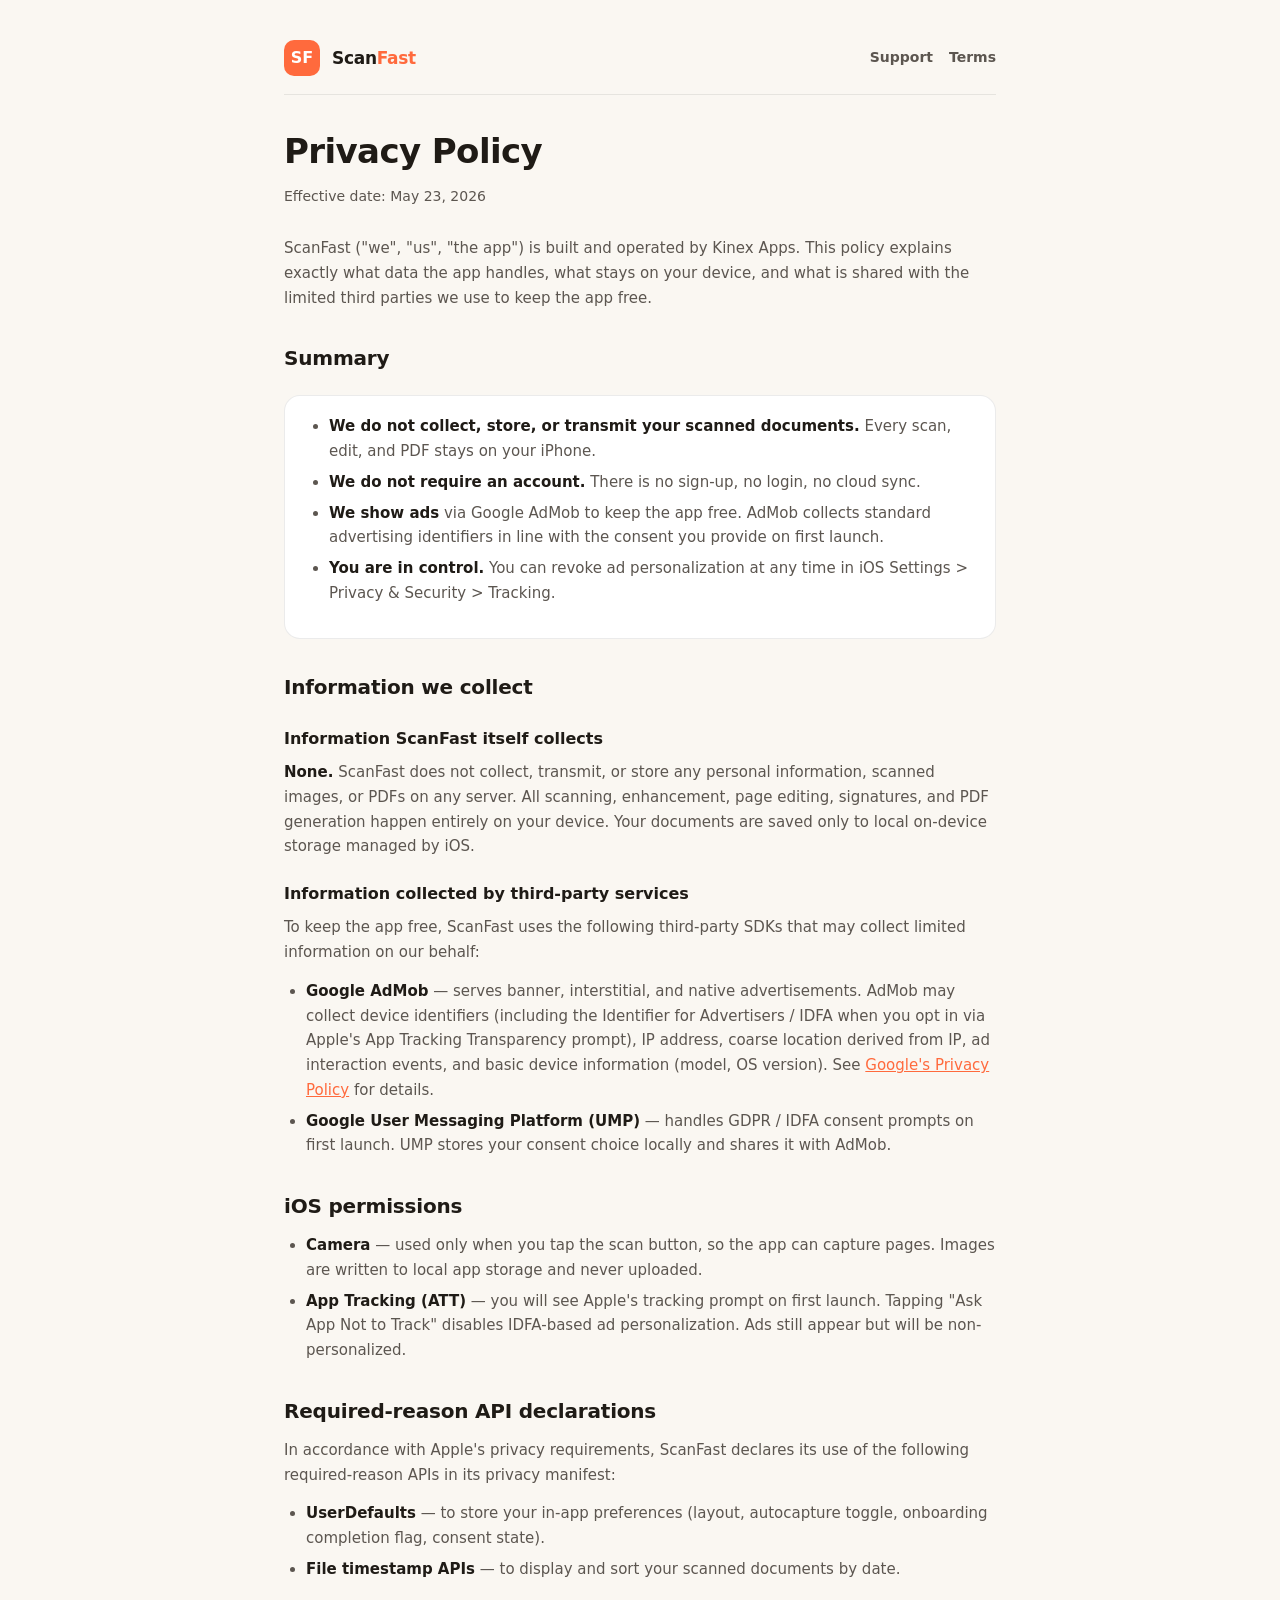
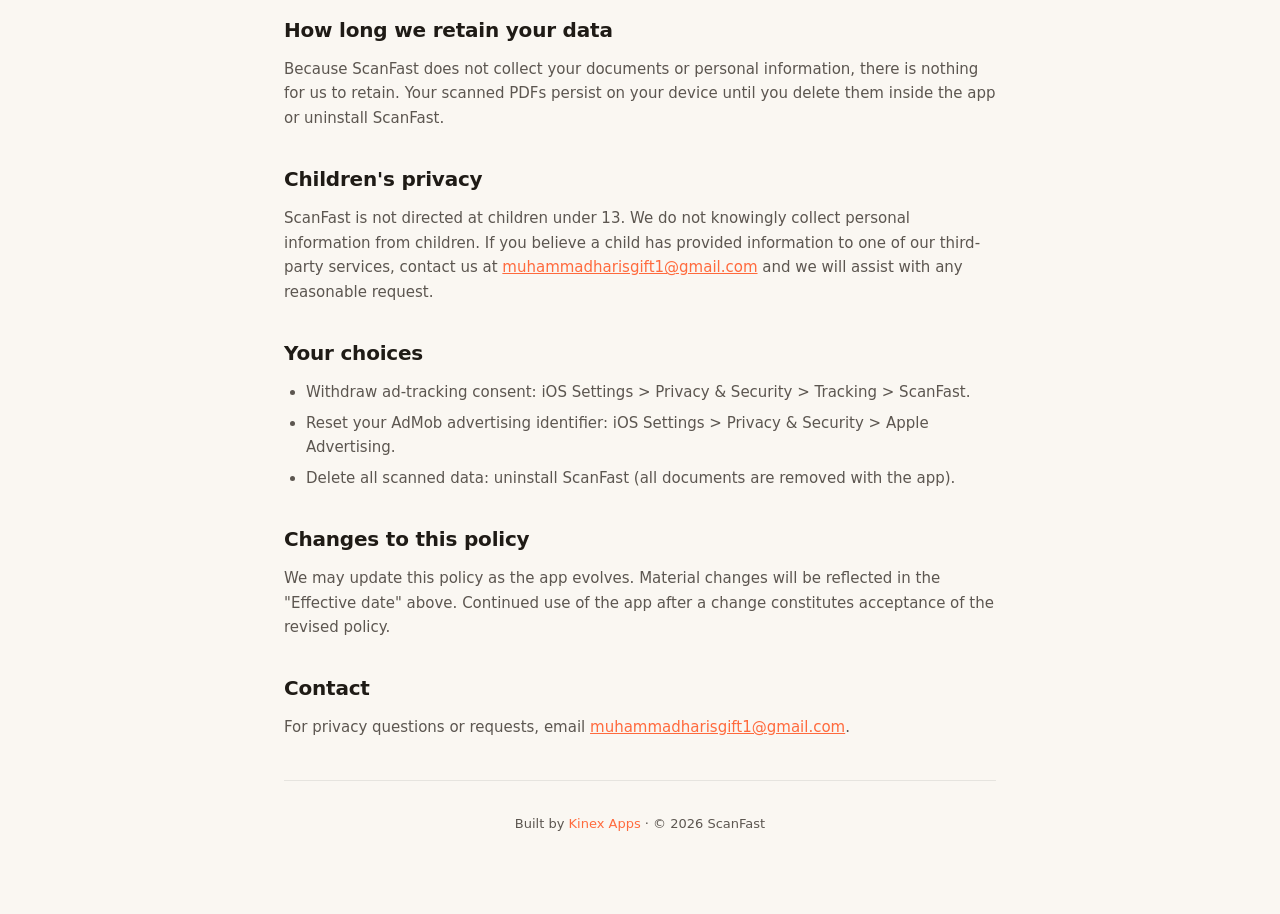
<file: privacy.html>
<!DOCTYPE html>
<html lang="en">
<head>
<meta charset="UTF-8">
<meta name="viewport" content="width=device-width, initial-scale=1.0">
<title>Privacy Policy — ScanFast</title>
<meta name="description" content="ScanFast Privacy Policy: what we collect, what we don't, and how on-device processing keeps your documents private.">
<link rel="stylesheet" href="_shared.css">
</head>
<body>
<div class="wrap">

  <div class="topnav">
    <a href="index.html" class="pill">SF</a>
    <a href="index.html" class="home">Scan<span class="accent">Fast</span></a>
    <nav>
      <a href="support.html">Support</a>
      <a href="terms.html">Terms</a>
    </nav>
  </div>

  <h1>Privacy Policy</h1>
  <p class="meta">Effective date: May 23, 2026</p>

  <p>ScanFast ("we", "us", "the app") is built and operated by Kinex Apps. This policy explains exactly what data the app handles, what stays on your device, and what is shared with the limited third parties we use to keep the app free.</p>

  <h2>Summary</h2>
  <div class="card">
    <ul>
      <li><strong>We do not collect, store, or transmit your scanned documents.</strong> Every scan, edit, and PDF stays on your iPhone.</li>
      <li><strong>We do not require an account.</strong> There is no sign-up, no login, no cloud sync.</li>
      <li><strong>We show ads</strong> via Google AdMob to keep the app free. AdMob collects standard advertising identifiers in line with the consent you provide on first launch.</li>
      <li><strong>You are in control.</strong> You can revoke ad personalization at any time in iOS Settings &gt; Privacy &amp; Security &gt; Tracking.</li>
    </ul>
  </div>

  <h2>Information we collect</h2>

  <h3>Information ScanFast itself collects</h3>
  <p><strong>None.</strong> ScanFast does not collect, transmit, or store any personal information, scanned images, or PDFs on any server. All scanning, enhancement, page editing, signatures, and PDF generation happen entirely on your device. Your documents are saved only to local on-device storage managed by iOS.</p>

  <h3>Information collected by third-party services</h3>
  <p>To keep the app free, ScanFast uses the following third-party SDKs that may collect limited information on our behalf:</p>
  <ul>
    <li><strong>Google AdMob</strong> — serves banner, interstitial, and native advertisements. AdMob may collect device identifiers (including the Identifier for Advertisers / IDFA when you opt in via Apple's App Tracking Transparency prompt), IP address, coarse location derived from IP, ad interaction events, and basic device information (model, OS version). See <a href="https://policies.google.com/privacy" target="_blank" rel="noopener">Google's Privacy Policy</a> for details.</li>
    <li><strong>Google User Messaging Platform (UMP)</strong> — handles GDPR / IDFA consent prompts on first launch. UMP stores your consent choice locally and shares it with AdMob.</li>
  </ul>

  <h2>iOS permissions</h2>
  <ul>
    <li><strong>Camera</strong> — used only when you tap the scan button, so the app can capture pages. Images are written to local app storage and never uploaded.</li>
    <li><strong>App Tracking (ATT)</strong> — you will see Apple's tracking prompt on first launch. Tapping "Ask App Not to Track" disables IDFA-based ad personalization. Ads still appear but will be non-personalized.</li>
  </ul>

  <h2>Required-reason API declarations</h2>
  <p>In accordance with Apple's privacy requirements, ScanFast declares its use of the following required-reason APIs in its privacy manifest:</p>
  <ul>
    <li><strong>UserDefaults</strong> — to store your in-app preferences (layout, autocapture toggle, onboarding completion flag, consent state).</li>
    <li><strong>File timestamp APIs</strong> — to display and sort your scanned documents by date.</li>
  </ul>

  <h2>How long we retain your data</h2>
  <p>Because ScanFast does not collect your documents or personal information, there is nothing for us to retain. Your scanned PDFs persist on your device until you delete them inside the app or uninstall ScanFast.</p>

  <h2>Children's privacy</h2>
  <p>ScanFast is not directed at children under 13. We do not knowingly collect personal information from children. If you believe a child has provided information to one of our third-party services, contact us at <a href="mailto:muhammadharisgift1@gmail.com">muhammadharisgift1@gmail.com</a> and we will assist with any reasonable request.</p>

  <h2>Your choices</h2>
  <ul>
    <li>Withdraw ad-tracking consent: iOS Settings &gt; Privacy &amp; Security &gt; Tracking &gt; ScanFast.</li>
    <li>Reset your AdMob advertising identifier: iOS Settings &gt; Privacy &amp; Security &gt; Apple Advertising.</li>
    <li>Delete all scanned data: uninstall ScanFast (all documents are removed with the app).</li>
  </ul>

  <h2>Changes to this policy</h2>
  <p>We may update this policy as the app evolves. Material changes will be reflected in the "Effective date" above. Continued use of the app after a change constitutes acceptance of the revised policy.</p>

  <h2>Contact</h2>
  <p>For privacy questions or requests, email <a href="mailto:muhammadharisgift1@gmail.com">muhammadharisgift1@gmail.com</a>.</p>

  <footer>
    Built by <a href="https://kinexapps.com/" target="_blank" rel="noopener">Kinex Apps</a> &middot; &copy; 2026 ScanFast
  </footer>

</div>
</body>
</html>
</file>
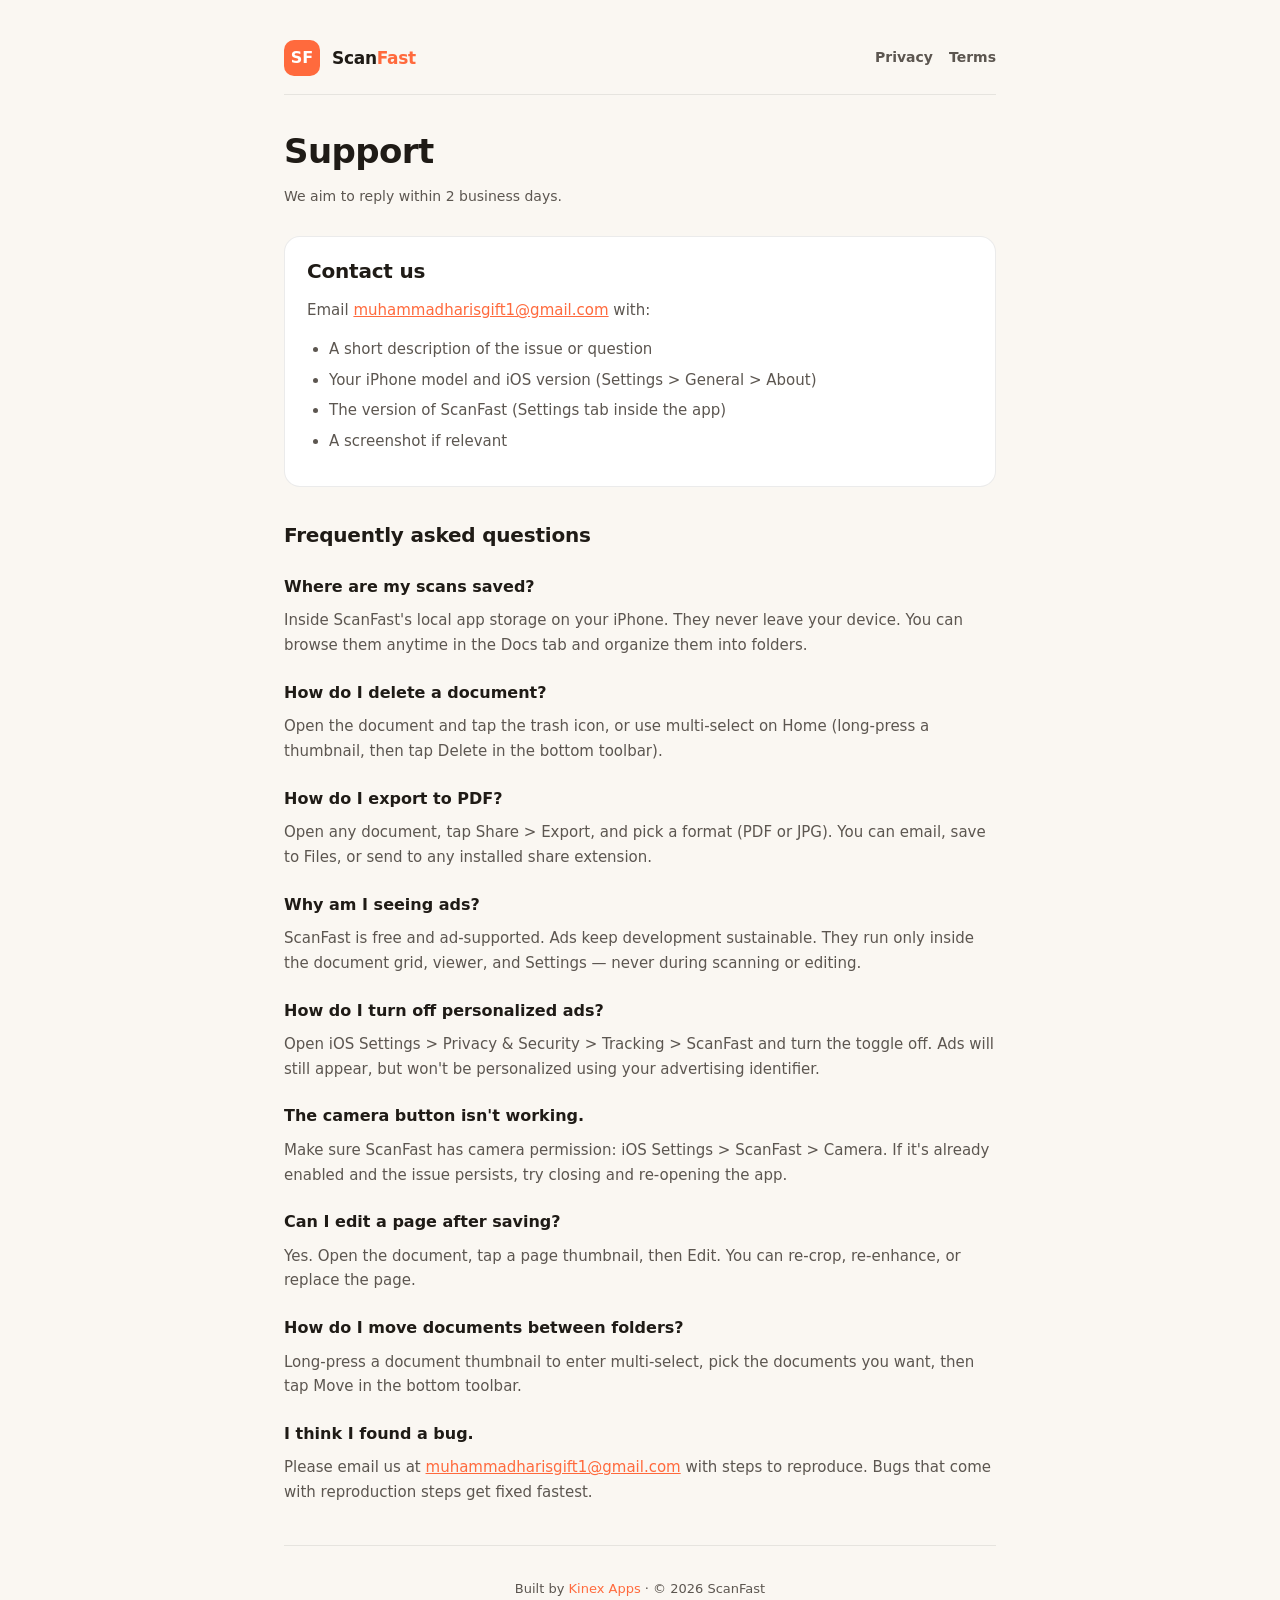
<file: support.html>
<!DOCTYPE html>
<html lang="en">
<head>
<meta charset="UTF-8">
<meta name="viewport" content="width=device-width, initial-scale=1.0">
<title>Support — ScanFast</title>
<meta name="description" content="ScanFast support: contact, FAQ, and how to get help with the iOS document scanner.">
<link rel="stylesheet" href="_shared.css">
</head>
<body>
<div class="wrap">

  <div class="topnav">
    <a href="index.html" class="pill">SF</a>
    <a href="index.html" class="home">Scan<span class="accent">Fast</span></a>
    <nav>
      <a href="privacy.html">Privacy</a>
      <a href="terms.html">Terms</a>
    </nav>
  </div>

  <h1>Support</h1>
  <p class="meta">We aim to reply within 2 business days.</p>

  <div class="card">
    <h2 style="margin-top:0">Contact us</h2>
    <p>Email <a href="mailto:muhammadharisgift1@gmail.com">muhammadharisgift1@gmail.com</a> with:</p>
    <ul>
      <li>A short description of the issue or question</li>
      <li>Your iPhone model and iOS version (Settings &gt; General &gt; About)</li>
      <li>The version of ScanFast (Settings tab inside the app)</li>
      <li>A screenshot if relevant</li>
    </ul>
  </div>

  <h2>Frequently asked questions</h2>

  <h3>Where are my scans saved?</h3>
  <p>Inside ScanFast's local app storage on your iPhone. They never leave your device. You can browse them anytime in the Docs tab and organize them into folders.</p>

  <h3>How do I delete a document?</h3>
  <p>Open the document and tap the trash icon, or use multi-select on Home (long-press a thumbnail, then tap Delete in the bottom toolbar).</p>

  <h3>How do I export to PDF?</h3>
  <p>Open any document, tap Share &gt; Export, and pick a format (PDF or JPG). You can email, save to Files, or send to any installed share extension.</p>

  <h3>Why am I seeing ads?</h3>
  <p>ScanFast is free and ad-supported. Ads keep development sustainable. They run only inside the document grid, viewer, and Settings — never during scanning or editing.</p>

  <h3>How do I turn off personalized ads?</h3>
  <p>Open iOS Settings &gt; Privacy &amp; Security &gt; Tracking &gt; ScanFast and turn the toggle off. Ads will still appear, but won't be personalized using your advertising identifier.</p>

  <h3>The camera button isn't working.</h3>
  <p>Make sure ScanFast has camera permission: iOS Settings &gt; ScanFast &gt; Camera. If it's already enabled and the issue persists, try closing and re-opening the app.</p>

  <h3>Can I edit a page after saving?</h3>
  <p>Yes. Open the document, tap a page thumbnail, then Edit. You can re-crop, re-enhance, or replace the page.</p>

  <h3>How do I move documents between folders?</h3>
  <p>Long-press a document thumbnail to enter multi-select, pick the documents you want, then tap Move in the bottom toolbar.</p>

  <h3>I think I found a bug.</h3>
  <p>Please email us at <a href="mailto:muhammadharisgift1@gmail.com">muhammadharisgift1@gmail.com</a> with steps to reproduce. Bugs that come with reproduction steps get fixed fastest.</p>

  <footer>
    Built by <a href="https://kinexapps.com/" target="_blank" rel="noopener">Kinex Apps</a> &middot; &copy; 2026 ScanFast
  </footer>

</div>
</body>
</html>
</file>
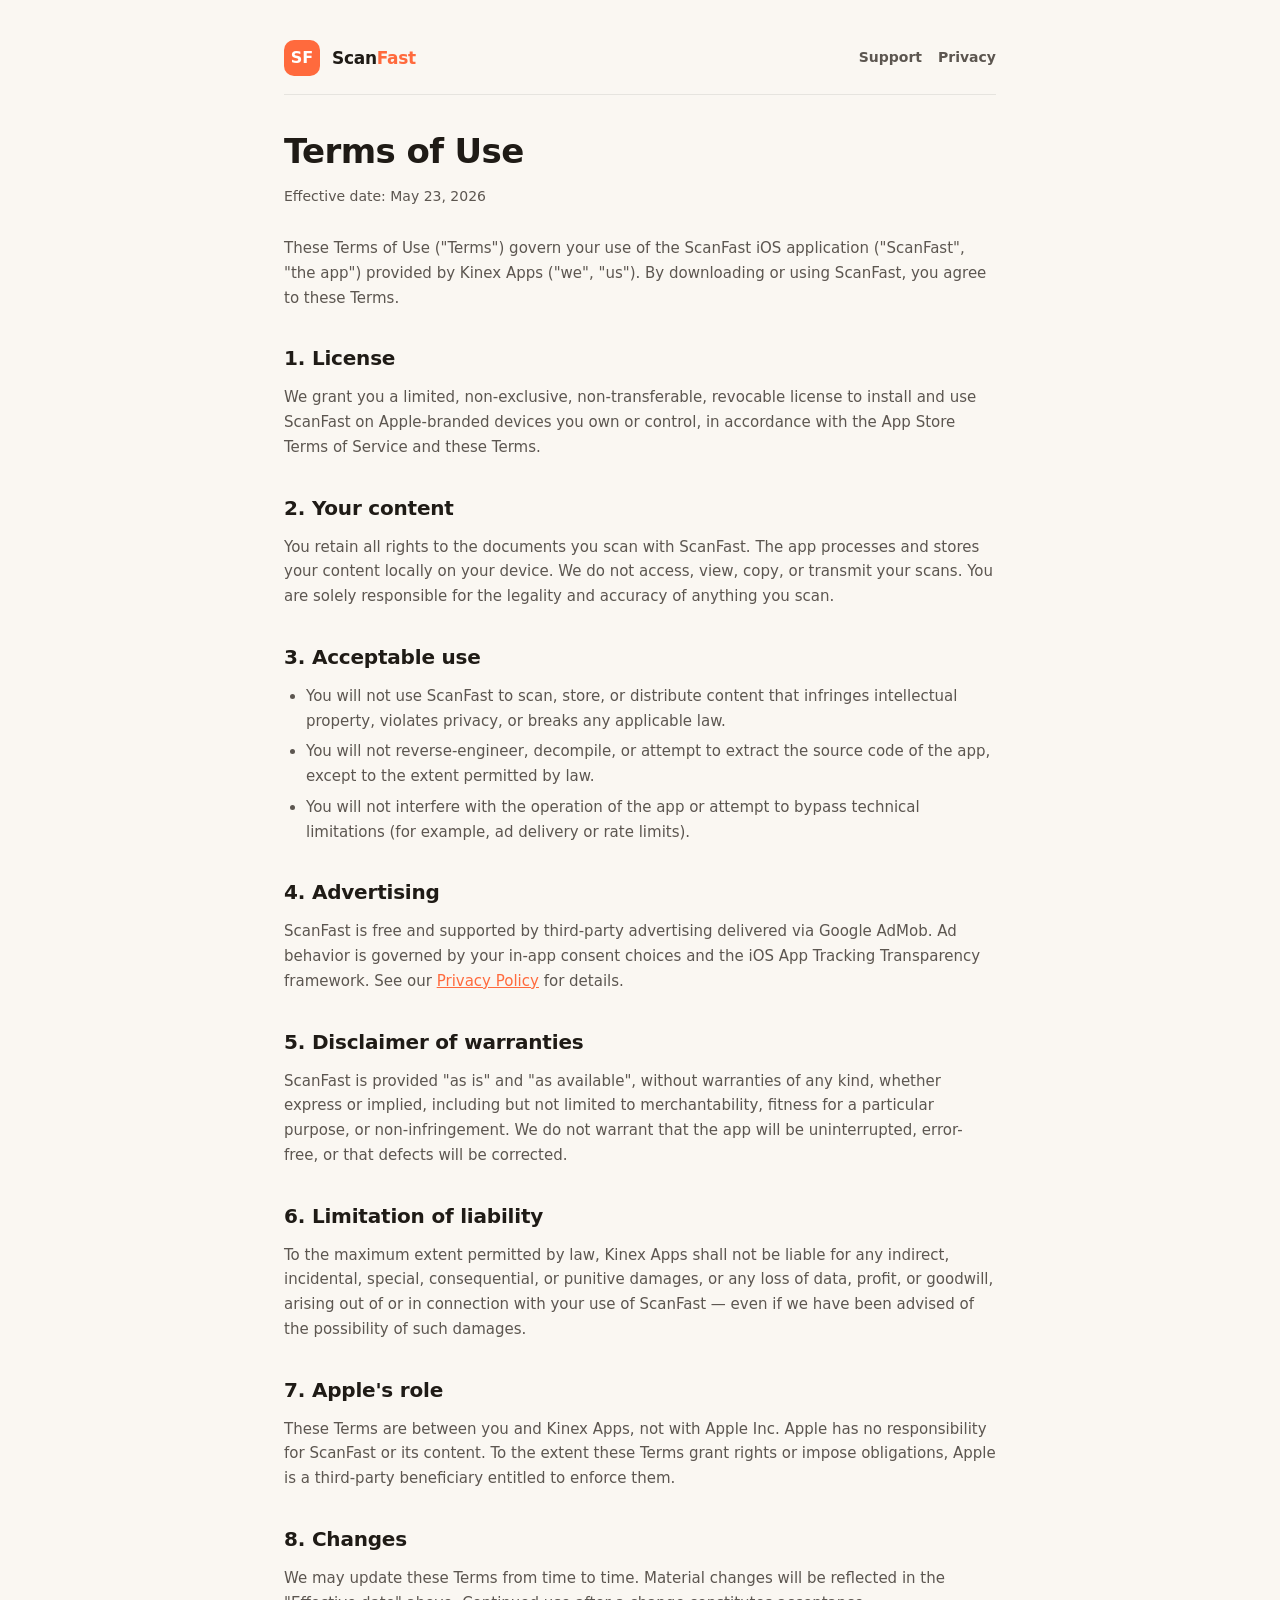
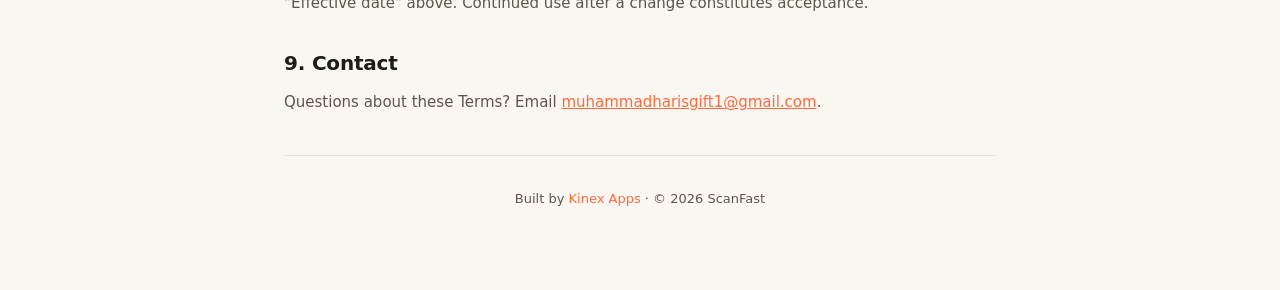
<file: terms.html>
<!DOCTYPE html>
<html lang="en">
<head>
<meta charset="UTF-8">
<meta name="viewport" content="width=device-width, initial-scale=1.0">
<title>Terms of Use — ScanFast</title>
<meta name="description" content="ScanFast Terms of Use governing the use of the iOS app provided by Kinex Apps.">
<link rel="stylesheet" href="_shared.css">
</head>
<body>
<div class="wrap">

  <div class="topnav">
    <a href="index.html" class="pill">SF</a>
    <a href="index.html" class="home">Scan<span class="accent">Fast</span></a>
    <nav>
      <a href="support.html">Support</a>
      <a href="privacy.html">Privacy</a>
    </nav>
  </div>

  <h1>Terms of Use</h1>
  <p class="meta">Effective date: May 23, 2026</p>

  <p>These Terms of Use ("Terms") govern your use of the ScanFast iOS application ("ScanFast", "the app") provided by Kinex Apps ("we", "us"). By downloading or using ScanFast, you agree to these Terms.</p>

  <h2>1. License</h2>
  <p>We grant you a limited, non-exclusive, non-transferable, revocable license to install and use ScanFast on Apple-branded devices you own or control, in accordance with the App Store Terms of Service and these Terms.</p>

  <h2>2. Your content</h2>
  <p>You retain all rights to the documents you scan with ScanFast. The app processes and stores your content locally on your device. We do not access, view, copy, or transmit your scans. You are solely responsible for the legality and accuracy of anything you scan.</p>

  <h2>3. Acceptable use</h2>
  <ul>
    <li>You will not use ScanFast to scan, store, or distribute content that infringes intellectual property, violates privacy, or breaks any applicable law.</li>
    <li>You will not reverse-engineer, decompile, or attempt to extract the source code of the app, except to the extent permitted by law.</li>
    <li>You will not interfere with the operation of the app or attempt to bypass technical limitations (for example, ad delivery or rate limits).</li>
  </ul>

  <h2>4. Advertising</h2>
  <p>ScanFast is free and supported by third-party advertising delivered via Google AdMob. Ad behavior is governed by your in-app consent choices and the iOS App Tracking Transparency framework. See our <a href="privacy.html">Privacy Policy</a> for details.</p>

  <h2>5. Disclaimer of warranties</h2>
  <p>ScanFast is provided "as is" and "as available", without warranties of any kind, whether express or implied, including but not limited to merchantability, fitness for a particular purpose, or non-infringement. We do not warrant that the app will be uninterrupted, error-free, or that defects will be corrected.</p>

  <h2>6. Limitation of liability</h2>
  <p>To the maximum extent permitted by law, Kinex Apps shall not be liable for any indirect, incidental, special, consequential, or punitive damages, or any loss of data, profit, or goodwill, arising out of or in connection with your use of ScanFast — even if we have been advised of the possibility of such damages.</p>

  <h2>7. Apple's role</h2>
  <p>These Terms are between you and Kinex Apps, not with Apple Inc. Apple has no responsibility for ScanFast or its content. To the extent these Terms grant rights or impose obligations, Apple is a third-party beneficiary entitled to enforce them.</p>

  <h2>8. Changes</h2>
  <p>We may update these Terms from time to time. Material changes will be reflected in the "Effective date" above. Continued use after a change constitutes acceptance.</p>

  <h2>9. Contact</h2>
  <p>Questions about these Terms? Email <a href="mailto:muhammadharisgift1@gmail.com">muhammadharisgift1@gmail.com</a>.</p>

  <footer>
    Built by <a href="https://kinexapps.com/" target="_blank" rel="noopener">Kinex Apps</a> &middot; &copy; 2026 ScanFast
  </footer>

</div>
</body>
</html>
</file>
<file: _shared.css>
/* Shared base style for ScanFast legal + support pages. */
:root {
  --bg: #FAF7F2;
  --card: #FFFFFF;
  --text: #1F1B16;
  --text2: #5C5650;
  --accent: #FF6A3D;
  --border: rgba(0,0,0,0.08);
}
* { box-sizing: border-box; }
html, body { margin: 0; padding: 0; }
body {
  font-family: -apple-system, BlinkMacSystemFont, "SF Pro Display", "Segoe UI", system-ui, sans-serif;
  background: var(--bg);
  color: var(--text);
  line-height: 1.65;
  -webkit-font-smoothing: antialiased;
}
.wrap { max-width: 760px; margin: 0 auto; padding: 40px 24px 80px; }
.topnav { display: flex; align-items: center; gap: 12px; margin-bottom: 28px; padding-bottom: 18px; border-bottom: 1px solid var(--border); }
.topnav .pill { display: inline-flex; align-items: center; justify-content: center; width: 36px; height: 36px; background: var(--accent); color: #fff; border-radius: 10px; font-weight: 900; text-decoration: none; }
.topnav a.home { color: var(--text); text-decoration: none; font-weight: 800; font-size: 17px; letter-spacing: -0.3px; }
.topnav a.home .accent { color: var(--accent); }
.topnav nav { margin-left: auto; display: flex; gap: 16px; }
.topnav nav a { color: var(--text2); text-decoration: none; font-size: 14px; font-weight: 600; }
.topnav nav a:hover { color: var(--accent); }
h1 { font-size: 34px; font-weight: 900; margin: 0 0 6px; letter-spacing: -0.6px; }
.meta { color: var(--text2); font-size: 14px; margin: 0 0 28px; }
h2 { font-size: 20px; font-weight: 800; margin: 32px 0 10px; letter-spacing: -0.2px; }
h3 { font-size: 16px; font-weight: 700; margin: 22px 0 8px; }
p, li { color: var(--text2); font-size: 15px; }
p { margin: 0 0 14px; }
ul { padding-left: 22px; margin: 0 0 14px; }
li { margin-bottom: 6px; }
a { color: var(--accent); }
strong { color: var(--text); }
.card { background: var(--card); border: 1px solid var(--border); border-radius: 16px; padding: 18px 22px; margin: 20px 0; }
footer { text-align: center; color: var(--text2); font-size: 13px; padding-top: 32px; border-top: 1px solid var(--border); margin-top: 40px; }
footer a { color: var(--accent); text-decoration: none; }
@media (max-width: 600px) {
  h1 { font-size: 28px; }
  .wrap { padding: 28px 18px 60px; }
}
</file>
